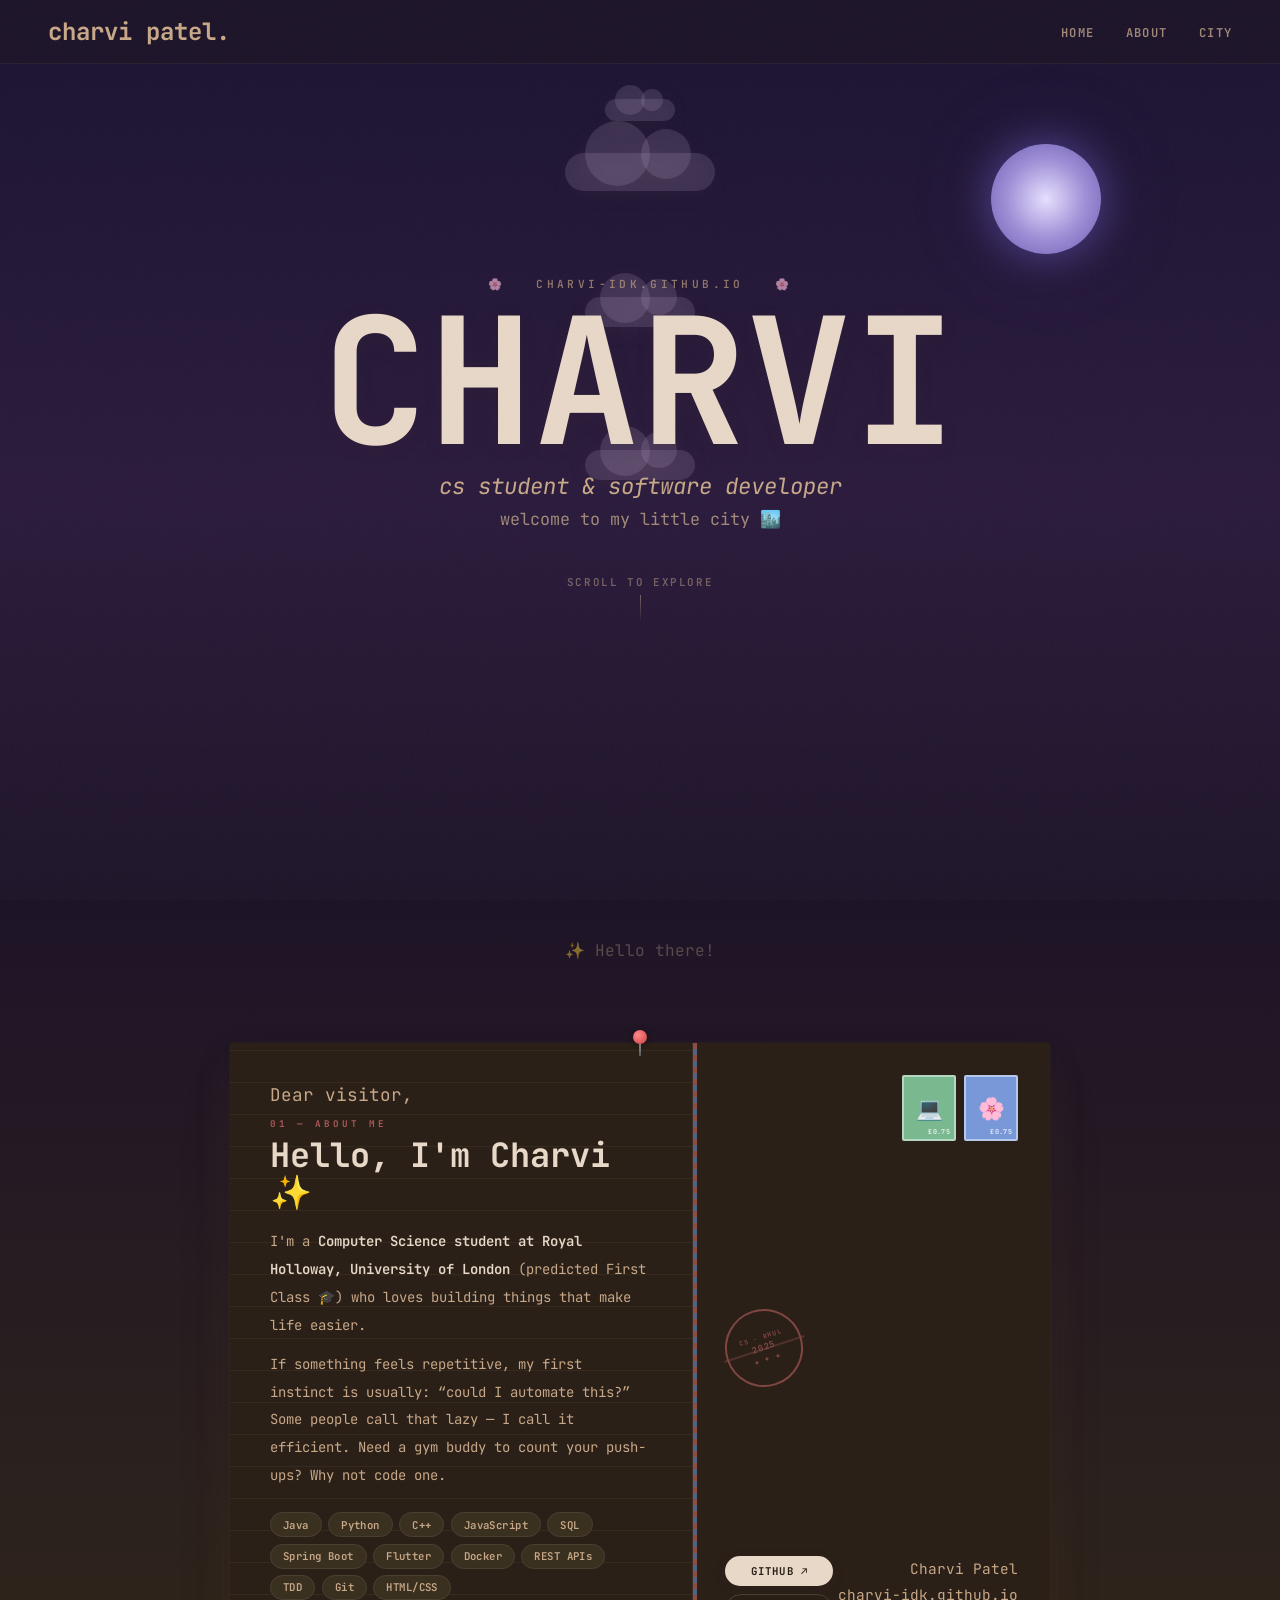
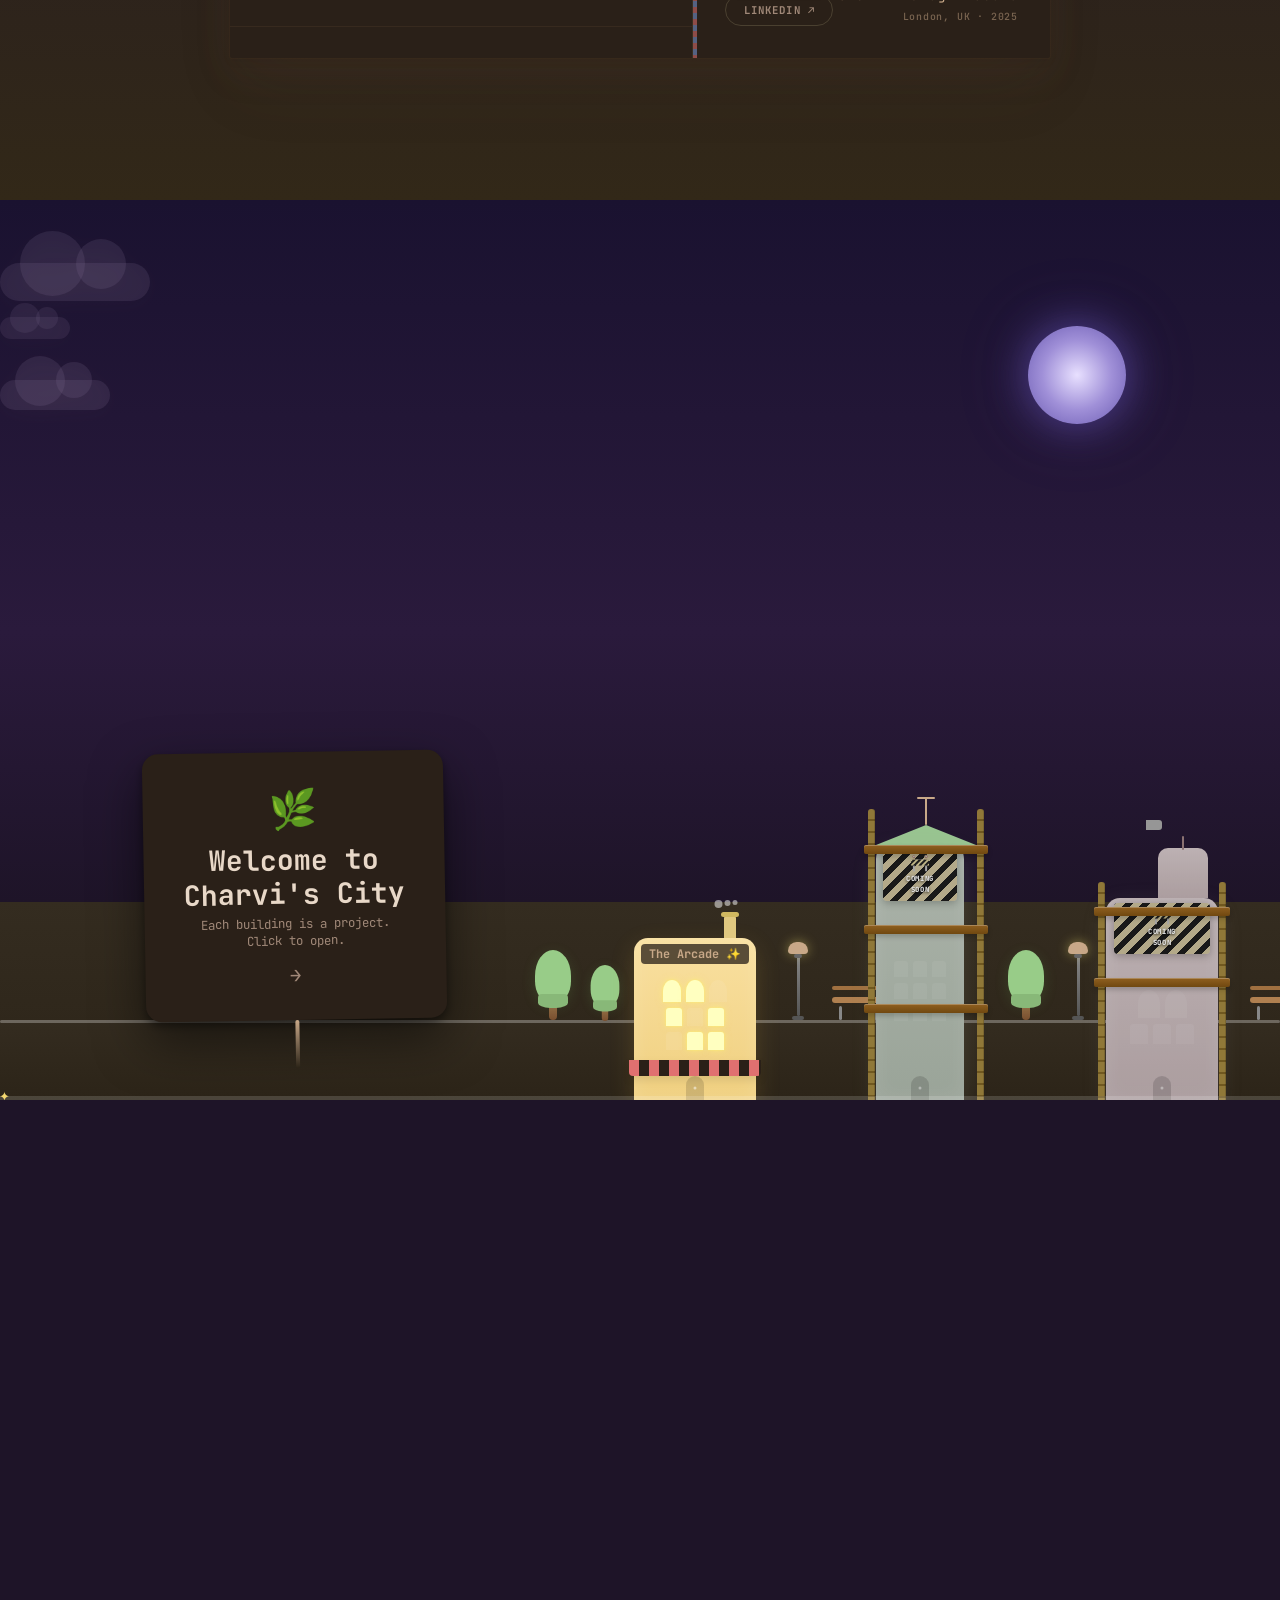
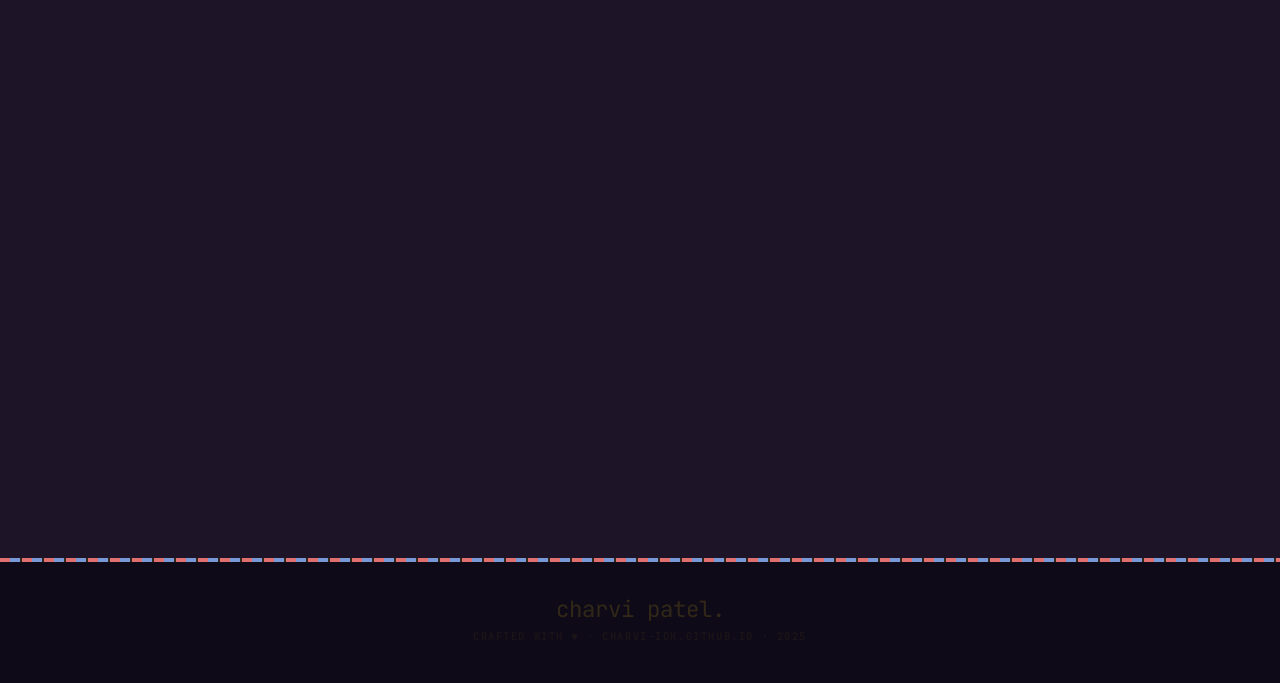
<file: index.html>
<!DOCTYPE html>
<html lang="en" data-theme="dark">
<head>
  <meta charset="UTF-8" />
  <meta name="viewport" content="width=device-width, initial-scale=1.0" />
  <title>Charvi Patel — My Little City</title>
  <link rel="preconnect" href="https://fonts.googleapis.com">
  <link rel="preconnect" href="https://fonts.gstatic.com" crossorigin>
  <link href="https://fonts.googleapis.com/css2?family=JetBrains+Mono:ital,wght@0,100..800;1,100..800&display=swap" rel="stylesheet">
  <link rel="stylesheet" href="style.css" />
</head>
<body>

  <!-- NAV -->
  <nav>
    <span class="nav-name">charvi patel.</span>
    <ul>
      <li><a href="#hero">Home</a></li>
      <li><a href="#about">About</a></li>
      <li><a href="#skyline-outer">City</a></li>
    </ul>
  </nav>

  <!-- ═══════════════════════════════
       HERO
  ═══════════════════════════════ -->
  <section id="hero">
    <div class="stars-container" id="stars"></div>

    <!-- Clickable sun/moon — toggles dark/light mode -->
    <div class="hero-sun" id="hero-sun" title="Toggle light / dark">
      <span class="sun-icon" id="sun-icon"></span>
    </div>

    <div class="cloud cloud-lg" style="top:17%; animation:drift1 28s linear 0s infinite;"><div class="cloud-body"></div></div>
    <div class="cloud cloud-md" style="top:33%; animation:drift2 22s linear -7s infinite;"><div class="cloud-body"></div></div>
    <div class="cloud cloud-sm" style="top:11%; animation:drift3 18s linear -3s infinite;"><div class="cloud-body"></div></div>
    <div class="cloud cloud-md" style="top:50%; animation:drift1 32s linear -15s infinite;"><div class="cloud-body"></div></div>

    <div class="hero-content">
      <p class="hero-tag">🌸 &nbsp; charvi-idk.github.io &nbsp; 🌸</p>
      <h1 class="hero-name">CHARVI</h1>
      <p class="hero-sub">cs student &amp; software developer</p>
      <p class="hero-city-line">welcome to my little city 🏙️</p>
      <span class="hero-scroll">
        <span>scroll to explore</span>
        <span class="hero-scroll-arrow"></span>
      </span>
    </div>
  </section>

  <!-- ═══════════════════════════════
       ABOUT — Postcard
  ═══════════════════════════════ -->
  <section id="about">
    <div class="postcard-wrap reveal">
      <div class="postcard">

        <div class="pc-left">
          <span class="pc-dear">Dear visitor,</span>
          <span class="pc-label">01 — About Me</span>
          <h2 class="pc-title">Hello, I'm Charvi ✨</h2>
          <div class="pc-body">
            <p>I'm a <strong>Computer Science student at Royal Holloway, University of London</strong> (predicted First Class 🎓) who loves building things that make life easier.</p>
            <p>If something feels repetitive, my first instinct is usually: “could I automate this?” Some people call that lazy — I call it efficient. Need a gym buddy to count your push-ups? Why not code one.</p>
          </div>
          <div class="skill-row">
            <span class="skill-pill">Java</span>
            <span class="skill-pill">Python</span>
            <span class="skill-pill">C++</span>
            <span class="skill-pill">JavaScript</span>
            <span class="skill-pill">SQL</span>
            <span class="skill-pill">Spring Boot</span>
            <span class="skill-pill">Flutter</span>
            <span class="skill-pill">Docker</span>
            <span class="skill-pill">REST APIs</span>
            <span class="skill-pill">TDD</span>
            <span class="skill-pill">Git</span>
            <span class="skill-pill">HTML/CSS</span>
          </div>
        </div>

        <div class="pc-right">
          <div class="pc-stamps">
            <div class="pc-stamp"><div class="pc-stamp-inner s1" data-val="£0.75">💻</div></div>
            <div class="pc-stamp"><div class="pc-stamp-inner s2" data-val="£0.75">🌸</div></div>
          </div>
          <div>
            <div class="postmark">
              <span>CS · RHUL</span>
              <strong style="font-size:0.55rem">2025</strong>
              <span>✦ ✦ ✦</span>
            </div>
          </div>
          <div class="pc-bottom">
            <div class="pc-ctas">
              <a href="https://github.com/charvi-idk" class="pc-btn pc-btn-primary" target="_blank">GitHub ↗</a>
              <a href="https://www.linkedin.com/in/charvi-patel-779a53254/" class="pc-btn pc-btn-ghost" target="_blank">LinkedIn ↗</a>
            </div>
            <div class="pc-address">
              <span class="pc-address-line">Charvi Patel</span>
              <span class="pc-address-line">charvi-idk.github.io</span>
              <span class="pc-address-line small">London, UK · 2025</span>
            </div>
          </div>
        </div>

      </div><!-- /postcard -->
    </div><!-- /postcard-wrap -->
  </section>

  <!-- ═══════════════════════════════
       CITY — Horizontal scroll skyline
  ═══════════════════════════════ -->
  <div id="skyline-outer">
    <div id="skyline-sticky">

      <!-- Clickable sun/moon in city section -->
      <div class="sky-sun" id="sky-sun" title="Toggle light / dark"></div>

      <div class="cloud cloud-lg" style="top:7%;  animation:drift1 38s linear -12s infinite; opacity:.65;"><div class="cloud-body"></div></div>
      <div class="cloud cloud-md" style="top:20%; animation:drift2 27s linear -6s  infinite; opacity:.65;"><div class="cloud-body"></div></div>
      <div class="cloud cloud-sm" style="top:13%; animation:drift3 20s linear -14s infinite; opacity:.55;"><div class="cloud-body"></div></div>

      <div class="ground-strip"></div>
      <div id="sky-progress-bar"><div id="sky-progress"></div></div>

      <div id="skyline-track">

        <!-- INTRO SIGN -->
        <div class="intro-panel">
          <div class="welcome-sign">
            <div class="welcome-plane">🌿</div>
            <h2>Welcome to<br/>Charvi's City</h2>
            <p>Each building is a project.<br/>Click to open.</p>
            <span class="welcome-arrow">→</span>
          </div>
        </div>

        <div class="city-gap" style="width:110px; justify-content:center; gap:1rem;">
          <div class="tree"><div class="tree-leaves"></div><div class="tree-trunk"></div></div>
          <div class="tree" style="transform:scale(0.8) translateY(10px)"><div class="tree-leaves"></div><div class="tree-trunk"></div></div>
        </div>

        <!-- BUILDING 1 — The Arcade (Algorithm Visualiser) -->
        <div class="building" id="b1">
          <div class="smoke" style="top:-38px; left:calc(100% - 30px);">
            <div class="smoke-puff"></div><div class="smoke-puff"></div><div class="smoke-puff"></div>
          </div>
          <div class="b-body b1-body">
            <div class="b1-chimney"></div>
            <div class="b-sign">The Arcade ✨</div>
            <div class="b-windows">
              <div class="b-win-row">
                <div class="win lit arch" style="width:18px;height:22px;"></div>
                <div class="win lit arch" style="width:18px;height:22px;"></div>
                <div class="win arch"     style="width:18px;height:22px;"></div>
              </div>
              <div class="b-win-row">
                <div class="win lit" style="width:16px;height:18px;"></div>
                <div class="win"     style="width:16px;height:18px;"></div>
                <div class="win lit" style="width:16px;height:18px;"></div>
              </div>
              <div class="b-win-row">
                <div class="win"     style="width:16px;height:18px;"></div>
                <div class="win lit" style="width:16px;height:18px;"></div>
                <div class="win lit" style="width:16px;height:18px;"></div>
              </div>
            </div>
            <div class="b1-awning"></div>
            <div class="b-door"></div>
          </div>
          <div class="b-popup">
            <div class="popup-card">
              <div class="popup-top" style="background:linear-gradient(135deg,var(--b-butter),#f0d080);">
                <span class="popup-proj-no">Interactive · Sorting &amp; Search</span>🎮
              </div>
              <div class="popup-body">
                <div class="popup-title">Algorithm Visualiser</div>
                <div class="popup-desc">Watch sorting &amp; search algorithms come to life. Bubble, merge, quick sort — plus linear &amp; binary search. Adjust speed and array size.</div>
                <div class="popup-tags">
                  <span class="popup-tag">JavaScript</span>
                  <span class="popup-tag">Sorting</span>
                  <span class="popup-tag">Search</span>
                </div>
                <a class="popup-link" href="building-1.html" target="_blank">Open The Arcade →</a>
              </div>
              <div class="popup-caret"></div>
            </div>
          </div>
        </div>

        <div class="city-gap" style="width:120px; align-items:flex-end; justify-content:space-around;">
          <div class="lamp"><div class="lamp-head"></div><div class="lamp-post"></div><div class="lamp-base"></div></div>
          <div class="bench"><div class="bench-back"></div><div class="bench-top"></div><div class="bench-legs"><div class="bench-leg"></div><div class="bench-leg"></div></div></div>
        </div>

        <!-- BUILDING 2 — Under Construction -->
        <div class="building uc-building" id="b2">
          <div class="uc-scaffold">
            <div class="uc-pole uc-pole-l"></div>
            <div class="uc-pole uc-pole-r"></div>
            <div class="uc-plank" style="top:10%"></div>
            <div class="uc-plank" style="top:38%"></div>
            <div class="uc-plank" style="top:66%"></div>
          </div>
          <div class="b2-roof"><div class="b2-antenna"></div></div>
          <div class="b-body b2-body">
            <div class="uc-sign-face">
              <div class="uc-stripe-bar">🚧</div>
              <span class="uc-coming">coming<br/>soon</span>
            </div>
            <div class="b-windows">
              <div class="b-win-row"><div class="win" style="width:14px;height:16px;"></div><div class="win" style="width:14px;height:16px;"></div><div class="win" style="width:14px;height:16px;"></div></div>
              <div class="b-win-row"><div class="win" style="width:14px;height:16px;"></div><div class="win" style="width:14px;height:16px;"></div><div class="win" style="width:14px;height:16px;"></div></div>
              <div class="b-win-row"><div class="win" style="width:14px;height:16px;"></div><div class="win" style="width:14px;height:16px;"></div><div class="win" style="width:14px;height:16px;"></div></div>
            </div>
            <div class="b-door"></div>
          </div>
          <div class="b-popup">
            <div class="popup-card">
              <div class="popup-top" style="background:linear-gradient(135deg,#c8c0a0,#b0a878);">
                <span class="popup-proj-no">Project 002</span>🚧
              </div>
              <div class="popup-body">
                <div class="popup-title">Under Construction</div>
                <div class="popup-desc">Something is being built here. Check back soon!</div>
                <div class="popup-tags"><span class="popup-tag">Coming Soon</span></div>
              </div>
              <div class="popup-caret"></div>
            </div>
          </div>
        </div>

        <div class="city-gap" style="width:130px; justify-content:space-around;">
          <div class="tree"><div class="tree-leaves"></div><div class="tree-trunk"></div></div>
          <div class="lamp"><div class="lamp-head"></div><div class="lamp-post"></div><div class="lamp-base"></div></div>
        </div>

        <!-- BUILDING 3 — Under Construction -->
        <div class="building uc-building" id="b3">
          <div class="uc-scaffold">
            <div class="uc-pole uc-pole-l"></div>
            <div class="uc-pole uc-pole-r"></div>
            <div class="uc-plank" style="top:8%"></div>
            <div class="uc-plank" style="top:42%"></div>
          </div>
          <div class="b-body b3-body">
            <div class="b3-tower"><div class="b3-flag" style="background:#aaa;animation:none;"></div></div>
            <div class="uc-sign-face">
              <div class="uc-stripe-bar">🚧</div>
              <span class="uc-coming">coming<br/>soon</span>
            </div>
            <div class="b-windows">
              <div class="b-win-row">
                <div class="win arch" style="width:22px;height:28px;"></div>
                <div class="win arch" style="width:22px;height:28px;"></div>
              </div>
              <div class="b-win-row">
                <div class="win" style="width:18px;height:20px;"></div>
                <div class="win" style="width:18px;height:20px;"></div>
                <div class="win" style="width:18px;height:20px;"></div>
              </div>
            </div>
            <div class="b-door"></div>
          </div>
          <div class="b-popup">
            <div class="popup-card">
              <div class="popup-top" style="background:linear-gradient(135deg,#c8c0a0,#b0a878);">
                <span class="popup-proj-no">Project 003</span>🚧
              </div>
              <div class="popup-body">
                <div class="popup-title">Under Construction</div>
                <div class="popup-desc">Something is being built here. Check back soon!</div>
                <div class="popup-tags"><span class="popup-tag">Coming Soon</span></div>
              </div>
              <div class="popup-caret"></div>
            </div>
          </div>
        </div>

        <div class="city-gap" style="width:120px; align-items:flex-end; justify-content:space-around;">
          <div class="bench"><div class="bench-back"></div><div class="bench-top"></div><div class="bench-legs"><div class="bench-leg"></div><div class="bench-leg"></div></div></div>
          <div class="tree" style="transform:scale(0.85)"><div class="tree-leaves"></div><div class="tree-trunk"></div></div>
        </div>

        <!-- BUILDING 4 — Under Construction -->
        <div class="building uc-building" id="b4">
          <div class="uc-scaffold">
            <div class="uc-pole uc-pole-l"></div>
            <div class="uc-pole uc-pole-r"></div>
            <div class="uc-plank" style="top:12%"></div>
            <div class="uc-plank" style="top:44%"></div>
            <div class="uc-plank" style="top:72%"></div>
          </div>
          <div class="b4-pediment"></div>
          <div class="b4-columns">
            <div class="b4-col"></div><div class="b4-col"></div>
            <div class="b4-col"></div><div class="b4-col"></div>
          </div>
          <div class="b-body b4-body">
            <div class="uc-sign-face">
              <div class="uc-stripe-bar">🚧</div>
              <span class="uc-coming">coming<br/>soon</span>
            </div>
            <div class="b-windows">
              <div class="b-win-row">
                <div class="win arch" style="width:22px;height:30px;"></div>
                <div class="win arch" style="width:22px;height:30px;"></div>
                <div class="win arch" style="width:22px;height:30px;"></div>
                <div class="win arch" style="width:22px;height:30px;"></div>
              </div>
              <div class="b-win-row">
                <div class="win" style="width:20px;height:18px;"></div>
                <div class="win" style="width:20px;height:18px;"></div>
                <div class="win" style="width:20px;height:18px;"></div>
                <div class="win" style="width:20px;height:18px;"></div>
              </div>
            </div>
            <div class="b-door" style="width:26px;height:30px;"></div>
          </div>
          <div class="b-popup">
            <div class="popup-card">
              <div class="popup-top" style="background:linear-gradient(135deg,#c8c0a0,#b0a878);">
                <span class="popup-proj-no">Project 004</span>🚧
              </div>
              <div class="popup-body">
                <div class="popup-title">Under Construction</div>
                <div class="popup-desc">Something is being built here. Check back soon!</div>
                <div class="popup-tags"><span class="popup-tag">Coming Soon</span></div>
              </div>
              <div class="popup-caret"></div>
            </div>
          </div>
        </div>

        <div class="city-gap" style="width:170px; justify-content:space-around; align-items:flex-end;">
          <div class="lamp"><div class="lamp-head"></div><div class="lamp-post"></div><div class="lamp-base"></div></div>
          <div class="tree"><div class="tree-leaves"></div><div class="tree-trunk"></div></div>
          <div class="tree" style="transform:scale(0.72) translateY(8px)"><div class="tree-leaves"></div><div class="tree-trunk"></div></div>
        </div>

        <!-- CV — Grand Library -->
        <div class="cv-section" id="cv-building">
          <div class="cv-building">
            <div class="cv-star">⭐</div>
            <div class="cv-spire"></div>
            <div class="cv-bell-tower"></div>
            <div class="cv-tower"><div class="cv-clock">📜</div></div>
            <div class="cv-body">
              <div class="cv-nameplate">
                <span>Grand Archive</span>
                <small>Est. 2024</small>
              </div>
              <div class="b-windows" style="padding:0.3rem 0.8rem;">
                <div class="b-win-row">
                  <div class="win lit arch" style="width:20px;height:28px;"></div>
                  <div class="win arch"     style="width:20px;height:28px;"></div>
                  <div class="win lit arch" style="width:20px;height:28px;"></div>
                  <div class="win lit arch" style="width:20px;height:28px;"></div>
                  <div class="win arch"     style="width:20px;height:28px;"></div>
                </div>
                <div class="b-win-row">
                  <div class="win lit" style="width:18px;height:20px;"></div>
                  <div class="win lit" style="width:18px;height:20px;"></div>
                  <div class="win"     style="width:18px;height:20px;"></div>
                  <div class="win lit" style="width:18px;height:20px;"></div>
                  <div class="win lit" style="width:18px;height:20px;"></div>
                </div>
                <div class="b-win-row">
                  <div class="win"     style="width:18px;height:20px;"></div>
                  <div class="win lit" style="width:18px;height:20px;"></div>
                  <div class="win lit" style="width:18px;height:20px;"></div>
                  <div class="win"     style="width:18px;height:20px;"></div>
                  <div class="win lit" style="width:18px;height:20px;"></div>
                </div>
              </div>
            </div>
            <div class="cv-steps">
              <div class="cv-step"></div>
              <div class="cv-step"></div>
              <div class="cv-step"></div>
            </div>
            <div class="cv-arch"></div>
          </div>
          <div class="cv-popup">
            <div class="cv-popup-card">
              <div class="cv-popup-title">Curriculum Vitae ✨</div>
              <div class="cv-popup-sub">My experience, education &amp; everything in between.</div>
              <a class="cv-popup-dl" href="CV.pdf" download>↓ Download my CV (PDF)</a>
              <div class="popup-caret" style="border-top-color:var(--paper);"></div>
            </div>
          </div>
        </div>

        <!-- OUTRO -->
        <div class="outro-panel">
          <div class="outro-card">
            <h3>That's the tour! 🎉</h3>
            <p>Thanks for visiting my city.<br/>Let's build something together.</p>
            <div class="outro-links">
              <a class="outro-link outro-link-primary" href="/cdn-cgi/l/email-protection#1f7c777e6d6976316f7e6b7a732d2d295f78727e7673317c7072">✉️ Say hello</a>
              <a class="outro-link outro-link-ghost" href="https://github.com/charvi-idk" target="_blank">🐱 GitHub</a>
              <a class="outro-link outro-link-ghost" href="https://www.linkedin.com/in/charvi-patel-779a53254/" target="_blank">💼 LinkedIn</a>
            </div>
          </div>
        </div>

      </div><!-- /skyline-track -->
    </div><!-- /skyline-sticky -->
  </div><!-- /skyline-outer -->

  <footer>
    <p class="footer-name">charvi patel.</p>
    <p class="footer-sub">crafted with ♥ · charvi-idk.github.io · 2025</p>
  </footer>

  <script src="script.js"></script>
</body>
</html>
</file>
<file: style.css>
/* ════════════════════════════════════════
   1. VARIABLES — Light & Dark
════════════════════════════════════════ */
:root {
  --sky-top:      #cdb8e8;
  --sky-mid:      #f0c4c8;
  --sky-horizon:  #fce8b8;
  --ground:       #c8b888;
  --ground-top:   #d8c898;
  --b-butter:     #f9e0a0;
  --b-sage:       #aed4a8;
  --b-blush:      #f4c0c8;
  --b-lavender:   #c8b8e4;
  --b-gold:       #f4d870;
  --b-gold-dark:  #e8c840;
  --ink:          #3a2828;
  --ink-soft:     #6a4a42;
  --ink-mid:      #8a6a60;
  --paper:        #fdf4e8;
  --paper-warm:   #f8e8cc;
  --paper-aged:   #f0ddb8;
  --paper-line:   rgba(100,70,40,0.12);
  --red-stamp:    #c85050;
  --blue-stamp:   #5878b8;
  --green-stamp:  #5a9070;
  --win-lit:      #fff8b0;
  --win-unlit:    rgba(255,255,255,0.22);
  --win-glow:     rgba(255,240,100,0.55);
  --nav-bg:       rgba(253,244,232,0.72);
}

/* ── DARK MODE ── */
[data-theme="dark"] {
  --sky-top:      #1a1230;
  --sky-mid:      #2a1a3c;
  --sky-horizon:  #1e1428;
  --ground:       #2c2418;
  --ground-top:   #342c20;
  --ink:          #e8d8c8;
  --ink-soft:     #c8a888;
  --ink-mid:      #a08878;
  --paper:        #2a2018;
  --paper-warm:   #322818;
  --paper-aged:   #3a3020;
  --paper-line:   rgba(200,160,100,0.1);
  --red-stamp:    #e07070;
  --blue-stamp:   #7898d8;
  --green-stamp:  #7ab890;
  --win-lit:      #ffffc0;
  --win-unlit:    rgba(255,255,255,0.08);
  --win-glow:     rgba(255,240,120,0.7);
  --nav-bg:       rgba(30,20,40,0.82);
}

[data-theme="dark"] #hero {
  background: linear-gradient(to bottom, var(--sky-top) 0%, var(--sky-mid) 55%, var(--sky-horizon) 100%);
}
[data-theme="dark"] #about {
  background: linear-gradient(to bottom, var(--sky-horizon) 0%, var(--paper-warm) 100%);
}
[data-theme="dark"] #skyline-sticky {
  background: linear-gradient(to bottom,
    var(--sky-top) 0%, var(--sky-mid) 48%,
    var(--sky-horizon) 78%, var(--ground-top) 78%, var(--ground) 100%
  );
}
[data-theme="dark"] .cloud-body,
[data-theme="dark"] .cloud-body::before,
[data-theme="dark"] .cloud-body::after {
  background: rgba(180,160,200,0.18);
}
[data-theme="dark"] footer { background: #0e0a18; }
[data-theme="dark"] .b-sign { background: rgba(50,40,30,0.8); }
[data-theme="dark"] .popup-card,
[data-theme="dark"] .cv-popup-card,
[data-theme="dark"] .welcome-sign,
[data-theme="dark"] .outro-card {
  background: #2a2018;
  box-shadow: 0 4px 8px rgba(0,0,0,0.4), 0 20px 50px rgba(0,0,0,0.5);
}
[data-theme="dark"] .skill-pill { background: #3a3020; border-color: #4a4030; }
[data-theme="dark"] .pc-btn-ghost { border-color: #4a4030; }
[data-theme="dark"] nav { background: var(--nav-bg); border-bottom-color: rgba(200,160,100,0.08); }
[data-theme="dark"] .postcard { background: var(--paper); }
[data-theme="dark"] .pc-left { --paper-line: rgba(200,160,100,0.08); }
/* Stars glow in dark mode */
[data-theme="dark"] .star {
  background: #fffce8;
  filter: drop-shadow(0 0 3px rgba(255,255,200,0.9));
}
/* Sun becomes moon in dark mode */
[data-theme="dark"] .hero-sun {
  background: radial-gradient(circle, #e8e0ff 0%, #a090d8 50%, #6858b0 100%);
  box-shadow: 0 0 40px rgba(120,100,220,0.5), 0 0 90px rgba(120,100,220,0.2);
  animation: moonPulse 4s ease-in-out infinite;
}
[data-theme="dark"] .sky-sun {
  background: radial-gradient(circle, #e8e0ff 0%, #a090d8 50%, #6858b0 100%);
  box-shadow: 0 0 40px rgba(120,100,220,0.5), 0 0 80px rgba(120,100,220,0.2);
}

/* ════════════════════════════════════════
   2. RESET & BASE
════════════════════════════════════════ */
*, *::before, *::after { box-sizing: border-box; margin: 0; padding: 0; }
html { scroll-behavior: smooth; }
body {
  font-family: 'JetBrains Mono', monospace;
  font-weight: 400;
  color: var(--ink);
  overflow-x: hidden;
  background: var(--sky-horizon);
  transition: background 0.4s ease, color 0.4s ease;
}
a { text-decoration: none; color: inherit; }

/* ════════════════════════════════════════
   3. GRAIN OVERLAY
════════════════════════════════════════ */
body::before {
  content: '';
  position: fixed; inset: 0; z-index: 9999; pointer-events: none; opacity: 0.04;
  background-image: url("data:image/svg+xml,%3Csvg xmlns='http://www.w3.org/2000/svg' width='300' height='300'%3E%3Cfilter id='g'%3E%3CfeTurbulence type='fractalNoise' baseFrequency='0.75' numOctaves='4' stitchTiles='stitch'/%3E%3C/filter%3E%3Crect width='300' height='300' filter='url(%23g)'/%3E%3C/svg%3E");
}

/* ════════════════════════════════════════
   4. HIDE OLD TOGGLE BUTTON + BIRDS
════════════════════════════════════════ */
#theme-toggle, #hero-bird, #scroll-bird { display: none !important; }

/* ════════════════════════════════════════
   5. NAVIGATION
════════════════════════════════════════ */
nav {
  position: fixed; top: 0; left: 0; right: 0; z-index: 800;
  display: flex; align-items: center; justify-content: space-between;
  padding: 1rem 3rem;
  background: var(--nav-bg);
  backdrop-filter: blur(16px);
  border-bottom: 1px solid rgba(180,140,100,0.12);
  transition: background 0.4s;
}
.nav-name { font-family: 'JetBrains Mono', monospace; font-size: 1.5rem; font-weight: 700; color: var(--ink-soft); }
nav ul { list-style: none; display: flex; gap: 2rem; }
nav a {
  font-size: 0.76rem; font-weight: 600; letter-spacing: 0.1em;
  text-transform: uppercase; color: var(--ink-mid);
  transition: color 0.2s; position: relative;
}
nav a::after {
  content: ''; position: absolute; bottom: -3px; left: 0; right: 0;
  height: 1.5px; background: var(--red-stamp); border-radius: 2px;
  transform: scaleX(0); transition: transform 0.2s;
}
nav a:hover { color: var(--ink); }
nav a:hover::after { transform: scaleX(1); }

/* ════════════════════════════════════════
   6. HERO
════════════════════════════════════════ */
#hero {
  position: relative; height: 100vh; min-height: 600px;
  display: flex; align-items: center; justify-content: center;
  overflow: hidden;
  background: linear-gradient(to bottom, var(--sky-top) 0%, var(--sky-mid) 55%, var(--sky-horizon) 100%);
  transition: background 0.6s;
}

/* Sun / Moon — clickable, no button */
.hero-sun {
  position: absolute;
  width: 110px; height: 110px; border-radius: 50%;
  background: radial-gradient(circle, #fff8d0 0%, #fce878 45%, #f8d048 100%);
  box-shadow: 0 0 40px rgba(248,208,72,0.5), 0 0 90px rgba(248,208,72,0.2);
  right: 14%; top: 16%;
  animation: sunPulse 4s ease-in-out infinite;
  cursor: pointer;
  transition: background 0.6s, box-shadow 0.6s;
  display: flex; align-items: center; justify-content: center;
  font-size: 2rem; user-select: none;
  z-index: 10;
}
.sun-icon { pointer-events: none; line-height: 1; }

@keyframes sunPulse {
  0%,100% { box-shadow: 0 0 40px rgba(248,208,72,0.5), 0 0 80px rgba(248,208,72,0.2); }
  50%      { box-shadow: 0 0 60px rgba(248,208,72,0.65), 0 0 120px rgba(248,208,72,0.3); }
}
@keyframes moonPulse {
  0%,100% { box-shadow: 0 0 40px rgba(120,100,220,0.5), 0 0 80px rgba(120,100,220,0.2); }
  50%      { box-shadow: 0 0 60px rgba(140,120,240,0.7), 0 0 120px rgba(120,100,220,0.3); }
}

/* Stars */
.stars-container { position: absolute; inset: 0; pointer-events: none; }
.star {
  position: absolute; background: white; border-radius: 50%;
  animation: twinkle ease-in-out infinite; opacity: 0;
}
@keyframes twinkle {
  0%   { opacity: 0;    transform: scale(0.5); }
  20%  { opacity: 1;    transform: scale(1.4); }
  40%  { opacity: 0.1;  transform: scale(0.8); }
  60%  { opacity: 0.9;  transform: scale(1.3); }
  80%  { opacity: 0.05; transform: scale(0.6); }
  100% { opacity: 0;    transform: scale(0.5); }
}

.hero-content {
  position: relative; z-index: 10; text-align: center;
  animation: heroFade 1.2s 0.9s ease both;
}
@keyframes heroFade {
  from { opacity: 0; transform: translateY(22px); }
  to   { opacity: 1; transform: translateY(0); }
}
.hero-tag {
  font-size: 0.7rem; font-weight: 600; letter-spacing: 0.3em;
  text-transform: uppercase; color: var(--ink-soft); opacity: 0.65; margin-bottom: 0.8rem;
}
.hero-name {
  font-family: 'JetBrains Mono', monospace;
  font-size: clamp(5.5rem, 15vw, 11rem);
  font-weight: 700; color: var(--ink); line-height: 0.88; margin-bottom: 0.8rem;
  text-shadow: 0 4px 20px rgba(100,60,40,0.08);
}
.hero-sub {
  font-family: 'JetBrains Mono', monospace; font-style: italic;
  font-size: clamp(1rem, 2.5vw, 1.4rem);
  color: var(--ink-soft); margin-bottom: 0.4rem;
}
.hero-city-line { font-size: 1.05rem; color: var(--ink-mid); margin-bottom: 2.5rem; }
.hero-scroll {
  display: inline-flex; flex-direction: column; align-items: center; gap: 0.4rem;
  font-size: 0.68rem; font-weight: 600; letter-spacing: 0.15em; text-transform: uppercase;
  color: var(--ink-mid); opacity: 0.65;
  animation: bounce 2.2s ease-in-out infinite;
}
.hero-scroll-arrow { width: 1px; height: 28px; background: linear-gradient(to bottom, var(--ink-mid), transparent); }
@keyframes bounce {
  0%,100% { transform: translateY(0); }
  50%      { transform: translateY(7px); }
}

/* ════════════════════════════════════════
   7. CLOUDS
════════════════════════════════════════ */
.cloud { position: absolute; pointer-events: none; }
.cloud-body {
  position: relative; background: rgba(255,255,255,0.8); border-radius: 50px;
  filter: drop-shadow(0 4px 10px rgba(200,160,140,0.18));
}
.cloud-body::before, .cloud-body::after { content: ''; position: absolute; background: rgba(255,255,255,0.8); border-radius: 50%; }
.cloud-sm .cloud-body { width: 70px; height: 22px; }
.cloud-sm .cloud-body::before { width: 30px; height: 30px; top: -14px; left: 10px; }
.cloud-sm .cloud-body::after  { width: 22px; height: 22px; top: -10px; left: 36px; }
.cloud-md .cloud-body { width: 110px; height: 30px; }
.cloud-md .cloud-body::before { width: 50px; height: 50px; top: -24px; left: 15px; }
.cloud-md .cloud-body::after  { width: 36px; height: 36px; top: -18px; left: 56px; }
.cloud-lg .cloud-body { width: 150px; height: 38px; }
.cloud-lg .cloud-body::before { width: 65px; height: 65px; top: -32px; left: 20px; }
.cloud-lg .cloud-body::after  { width: 50px; height: 50px; top: -24px; left: 76px; }
@keyframes drift1 { from { transform: translateX(120vw); } to { transform: translateX(-300px); } }
@keyframes drift2 { from { transform: translateX(110vw); } to { transform: translateX(-300px); } }
@keyframes drift3 { from { transform: translateX(100vw); } to { transform: translateX(-300px); } }

/* ════════════════════════════════════════
   8. ABOUT — POSTCARD
════════════════════════════════════════ */
#about {
  min-height: 100vh; display: flex; align-items: center; justify-content: center;
  padding: 6rem 2rem;
  background: linear-gradient(to bottom, var(--sky-horizon) 0%, var(--paper-warm) 100%);
  position: relative; transition: background 0.6s;
}
#about::before {
  content: '✨  Hello there!';
  position: absolute; top: 2.5rem; left: 50%; transform: translateX(-50%);
  font-size: 1rem; color: var(--ink-mid); opacity: 0.45;
}
.postcard-wrap { max-width: 820px; width: 100%; transform: rotate(-0.7deg); position: relative; }
/* Red pin */
.postcard-wrap::before {
  content: ''; position: absolute; top: -13px; left: calc(50% - 7px);
  width: 14px; height: 14px; border-radius: 50%;
  background: radial-gradient(circle at 35% 35%, #ff8888, #c84040);
  box-shadow: 0 2px 6px rgba(0,0,0,0.3); z-index: 5;
}
.postcard-wrap::after {
  content: ''; position: absolute; top: 1px; left: calc(50% - 1px);
  width: 2px; height: 12px; background: linear-gradient(to bottom, #999, #555); z-index: 4;
}

/* POSTCARD — flat sharp rectangle, no rounding, no clipping */
.postcard {
  background: var(--paper);
  border-radius: 2px;
  overflow: visible;

  display: grid;
  grid-template-columns: 1.3fr 1fr;

  aspect-ratio:4 / 3;   /* landscape shape */

  box-shadow:
    0 0 0 1px rgba(100,70,40,0.1),
    0 4px 8px rgba(0,0,0,0.05),
    0 14px 36px rgba(100,70,50,0.13),
    0 36px 70px rgba(100,70,50,0.05);

  transition: background 0.4s;

  .pc-left,
.pc-right {
  overflow: hidden;
}
}

.pc-left {
  padding: 2.5rem;
  border-right: 1.5px solid var(--paper-aged);
  background-image: repeating-linear-gradient(transparent, transparent 31px, var(--paper-line) 31px, var(--paper-line) 32px);
  background-size: 100% 32px; background-position: 0 2.5rem;
}
.pc-dear  { font-size: 1.1rem; color: var(--ink-soft); margin-bottom: 0.8rem; display: block; }
.pc-label { font-size: 0.58rem; font-weight: 700; letter-spacing: 0.32em; text-transform: uppercase; color: var(--red-stamp); opacity: 0.7; margin-bottom: 0.4rem; display: block; }
.pc-title { font-size: 2.1rem; font-weight: 700; color: var(--ink); margin-bottom: 1.1rem; line-height: 1.1; }
.pc-body  { font-size: 0.87rem; line-height: 2; color: var(--ink-soft); }
.pc-body p + p { margin-top: 0.7rem; }
.pc-body strong { color: var(--ink); font-weight: 600; }
.skill-row { display: flex; flex-wrap: wrap; gap: 0.4rem; margin-top: 1.4rem; }
.skill-pill {
  font-size: 0.67rem; font-weight: 600; letter-spacing: 0.04em;
  padding: 0.28rem 0.75rem; border-radius: 20px;
  background: var(--paper-warm); border: 1px solid var(--paper-aged);
  color: var(--ink-soft); transition: transform 0.2s;
}
.skill-pill:hover { transform: translateY(-2px); }

.pc-right {
  padding: 2rem; display: flex; flex-direction: column;
  justify-content: space-between; position: relative;
}
/* Airmail stripe */
.pc-right::after {
  content: ''; position: absolute; left: 0; top: 0; bottom: 0; width: 4px;
  background: repeating-linear-gradient(to bottom, var(--red-stamp) 0 6px, var(--blue-stamp) 6px 12px);
  opacity: 0.55;
}
.pc-stamps { display: flex; justify-content: flex-end; gap: 0.5rem; }
.pc-stamp  { position: relative; width: 54px; height: 66px; }
.pc-stamp-inner {
  width: 100%; height: 100%;
  display: flex; flex-direction: column; align-items: center; justify-content: center;
  font-size: 1.35rem; border: 2px solid rgba(255,255,255,0.45);
  border-radius: 2px; overflow: hidden; position: relative;
}
.pc-stamp-inner::after {
  content: attr(data-val); position: absolute; bottom: 3px; right: 4px;
  font-size: 0.42rem; font-weight: 700;
  letter-spacing: 0.05em; color: rgba(255,255,255,0.8);
}
.pc-stamp-inner.s1 { background: var(--green-stamp); }
.pc-stamp-inner.s2 { background: var(--blue-stamp); }
/* Perforated stamp edges */
.pc-stamp::before {
  content: ''; position: absolute; inset: -5px; z-index: 2;
  background-image:
    radial-gradient(circle at 0 50%,    var(--paper) 4px, transparent 4px),
    radial-gradient(circle at 100% 50%, var(--paper) 4px, transparent 4px),
    radial-gradient(circle at 50% 0,    var(--paper) 4px, transparent 4px),
    radial-gradient(circle at 50% 100%, var(--paper) 4px, transparent 4px),
    radial-gradient(circle at 25% 0,    var(--paper) 3px, transparent 3px),
    radial-gradient(circle at 75% 0,    var(--paper) 3px, transparent 3px),
    radial-gradient(circle at 25% 100%, var(--paper) 3px, transparent 3px),
    radial-gradient(circle at 75% 100%, var(--paper) 3px, transparent 3px),
    radial-gradient(circle at 0 25%,    var(--paper) 3px, transparent 3px),
    radial-gradient(circle at 0 75%,    var(--paper) 3px, transparent 3px),
    radial-gradient(circle at 100% 25%, var(--paper) 3px, transparent 3px),
    radial-gradient(circle at 100% 75%, var(--paper) 3px, transparent 3px);
  pointer-events: none;
}
.postmark {
  width: 78px; height: 78px; border-radius: 50%;
  border: 2.5px solid var(--red-stamp); color: var(--red-stamp);
  display: flex; flex-direction: column; align-items: center; justify-content: center;
  font-size: 0.4rem; font-weight: 700;
  letter-spacing: 0.15em; text-transform: uppercase;
  opacity: 0.48; transform: rotate(-18deg);
  text-align: center; line-height: 1.5; position: relative; flex-shrink: 0;
}
.postmark::before {
  content: ''; position: absolute; left: -5px; right: -5px; top: 50%;
  height: 2px; background: var(--red-stamp); opacity: 0.45;
}
.pc-bottom { display: flex; align-items: flex-end; justify-content: space-between; }
.pc-ctas   { display: flex; flex-direction: column; gap: 0.5rem; }
.pc-btn {
  font-size: 0.67rem; font-weight: 700; letter-spacing: 0.1em; text-transform: uppercase;
  padding: 0.5rem 1.1rem; border-radius: 30px; transition: all 0.22s;
  display: inline-block; text-align: center;
}
.pc-btn-primary { background: var(--ink); color: var(--paper); box-shadow: 0 4px 12px rgba(60,40,40,0.2); }
.pc-btn-primary:hover { background: var(--ink-soft); transform: translateY(-2px); }
.pc-btn-ghost { border: 1.5px solid var(--paper-aged); color: var(--ink-mid); }
.pc-btn-ghost:hover { background: var(--paper-warm); transform: translateY(-2px); }
.pc-address { text-align: right; }
.pc-address-line { font-size: 0.9rem; color: var(--ink-soft); line-height: 1.8; display: block; }
.pc-address-line.small { font-size: 0.62rem; letter-spacing: 0.08em; font-weight: 500; opacity: 0.5; }

/* ════════════════════════════════════════
   9. SKYLINE WRAPPER & STICKY
════════════════════════════════════════ */
#skyline-outer { position: relative; }
#skyline-sticky {
  position: sticky; top: 0; height: 100vh; overflow: hidden;
  background: linear-gradient(to bottom,
    var(--sky-top) 0%, var(--sky-mid) 48%,
    var(--sky-horizon) 78%, var(--ground-top) 78%, var(--ground) 100%
  );
  transition: background 0.6s;
}

/* Sky sun / moon in city section */
.sky-sun {
  position: absolute; width: 98px; height: 98px; border-radius: 50%;
  background: radial-gradient(circle, #fff8d0 0%, #fce878 50%, #f8d048 100%);
  box-shadow: 0 0 40px rgba(248,208,72,0.5), 0 0 80px rgba(248,208,72,0.2);
  right: 12%; top: 14%;
  cursor: pointer;
  display: flex; align-items: center; justify-content: center;
  font-size: 1.6rem; user-select: none;
  animation: sunPulse 4s ease-in-out infinite;
  transition: background 0.6s, box-shadow 0.6s;
  z-index: 5;
}

/* Progress bar */
#sky-progress-bar { position: absolute; bottom: 0; left: 0; right: 0; height: 4px; background: rgba(255,255,255,0.15); z-index: 100; }
#sky-progress {
  height: 100%; background: linear-gradient(to right, var(--red-stamp), var(--b-gold));
  border-radius: 2px; width: 0%; position: relative;
}
#sky-progress::after { content: '✦'; position: absolute; right: -10px; top: -8px; font-size: 0.8rem; color: var(--b-gold); }

/* ════════════════════════════════════════
   10. SKYLINE TRACK
════════════════════════════════════════ */
#skyline-track {
  position: absolute; bottom: 0; left: 0;
  display: flex; align-items: flex-end; height: 100%;
  will-change: transform; padding: 0 4rem;
}
.ground-strip {
  position: absolute; bottom: 0; left: 0; right: 0;
  height: 80px; background: linear-gradient(to bottom, var(--ground-top), var(--ground));
  pointer-events: none; z-index: 0;
}
.ground-strip::after { content: ''; position: absolute; top: 0; left: 0; right: 0; height: 3px; background: rgba(255,255,255,0.28); border-radius: 2px; }

/* ════════════════════════════════════════
   11. INTRO & OUTRO PANELS
════════════════════════════════════════ */
.intro-panel { display: flex; align-items: center; justify-content: center; width: 460px; flex-shrink: 0; position: relative; z-index: 10; padding-bottom: 80px; }
.welcome-sign {
  background: var(--paper); border-radius: 16px; padding: 2rem 2.5rem;
  text-align: center; box-shadow: 0 4px 8px rgba(0,0,0,0.04), 0 18px 44px rgba(100,70,50,0.1);
  transform: rotate(-1deg); position: relative; transition: background 0.4s;
}
.welcome-sign::after {
  content: ''; position: absolute; bottom: -48px; left: 50%; transform: translateX(-50%);
  width: 4px; height: 48px; background: linear-gradient(to bottom, var(--ink-soft), var(--ground)); border-radius: 2px;
}
.welcome-plane { font-size: 2.4rem; margin-bottom: 0.5rem; }
.welcome-sign h2 { font-size: 1.75rem; font-weight: 700; color: var(--ink); margin-bottom: 0.3rem; line-height: 1.2; }
.welcome-sign p  { font-size: 0.78rem; color: var(--ink-mid); }
.welcome-arrow   { margin-top: 0.8rem; font-size: 1.2rem; color: var(--ink-mid); animation: arrowPulse 1.6s ease-in-out infinite; display: inline-block; }
@keyframes arrowPulse { 0%,100% { transform: translateX(0); opacity: 0.45; } 50% { transform: translateX(7px); opacity: 1; } }

.outro-panel { display: flex; align-items: center; justify-content: center; width: 400px; flex-shrink: 0; padding-bottom: 80px; position: relative; z-index: 10; }
.outro-card  { text-align: center; background: rgba(253,244,232,0.82); backdrop-filter: blur(10px); border-radius: 16px; padding: 2rem; box-shadow: 0 8px 30px rgba(100,70,50,0.1); transition: background 0.4s; }
.outro-card h3 { font-size: 1.75rem; font-weight: 700; color: var(--ink); margin-bottom: 0.5rem; }
.outro-card p  { font-size: 0.8rem; color: var(--ink-mid); margin-bottom: 1.4rem; line-height: 1.7; }
.outro-links   { display: flex; flex-direction: column; gap: 0.5rem; }
.outro-link    { font-size: 0.7rem; font-weight: 700; letter-spacing: 0.08em; text-transform: uppercase; padding: 0.55rem 1.2rem; border-radius: 30px; transition: all 0.22s; display: block; }
.outro-link-primary { background: var(--ink); color: var(--paper); box-shadow: 0 4px 12px rgba(60,40,40,0.15); }
.outro-link-primary:hover { background: var(--ink-soft); transform: translateY(-2px); }
.outro-link-ghost { border: 1.5px solid var(--paper-aged); color: var(--ink-mid); }
.outro-link-ghost:hover { background: var(--paper-warm); transform: translateY(-2px); }

/* ════════════════════════════════════════
   12. CITY DETAILS — Trees, Lamps, Benches
════════════════════════════════════════ */
.city-gap { display: flex; align-items: flex-end; gap: 1.5rem; flex-shrink: 0; padding-bottom: 80px; padding-left: 2rem; padding-right: 2rem; }
.tree { display: flex; flex-direction: column; align-items: center; }
.tree-leaves { width: 36px; height: 52px; background: #98cc88; border-radius: 50% 50% 40% 40%; box-shadow: 0 4px 14px rgba(100,160,80,0.2); position: relative; }
.tree-leaves::before { content: ''; position: absolute; bottom: -6px; left: 3px; right: 3px; height: 14px; background: #88b878; border-radius: 4px 4px 40% 40%; }
.tree-trunk { width: 8px; height: 18px; background: linear-gradient(to bottom, #9a7048, #7a5030); border-radius: 0 0 4px 4px; }
.lamp { display: flex; flex-direction: column; align-items: center; }
.lamp-head { width: 20px; height: 12px; background: var(--ink-soft); border-radius: 10px 10px 4px 4px; position: relative; box-shadow: 0 0 12px rgba(255,240,120,0.45); }
.lamp-head::after { content: ''; position: absolute; bottom: -4px; left: 50%; transform: translateX(-50%); width: 8px; height: 4px; background: #666; border-radius: 2px; }
.lamp-post { width: 3px; height: 62px; background: linear-gradient(to bottom, #888, #555); border-radius: 2px; }
.lamp-base { width: 12px; height: 4px; background: #555; border-radius: 2px; }
.bench { display: flex; flex-direction: column; align-items: center; gap: 3px; }
.bench-back { width: 52px; height: 4px; background: #a07040; border-radius: 2px; position: relative; top: -4px; }
.bench-top  { width: 52px; height: 6px; background: #b08050; border-radius: 3px; }
.bench-legs { display: flex; gap: 32px; }
.bench-leg  { width: 3px; height: 14px; background: #888; border-radius: 2px; }

/* ════════════════════════════════════════
   13. BUILDINGS — Shared Styles
════════════════════════════════════════ */
.building {
  position: relative; flex-shrink: 0; cursor: pointer;
  z-index: 10;
  transition: transform 0.3s cubic-bezier(0.34,1.56,0.64,1);
}
.building:hover { transform: translateY(-10px); z-index: 100; }
.b-body   { border-radius: 14px 14px 0 0; position: relative; display: flex; flex-direction: column; align-items: center; }
.b-sign   { font-size: 0.74rem; font-weight: 700; color: var(--ink-soft); background: rgba(255,255,255,0.68); border-radius: 4px; padding: 0.1rem 0.5rem; margin: 0.4rem 0; text-align: center; backdrop-filter: blur(4px); }
.b-windows { display: flex; flex-direction: column; gap: 6px; padding: 0.4rem 0.6rem; flex: 1; justify-content: center; width: 100%; }
.b-win-row { display: flex; gap: 5px; justify-content: center; }
.win       { border-radius: 3px 3px 0 0; background: var(--win-unlit); flex-shrink: 0; }
.win.lit   { background: var(--win-lit); box-shadow: 0 0 7px var(--win-glow), 0 0 2px rgba(255,240,100,0.8); }
.win.arch  { border-radius: 50% 50% 0 0; }
.b-door    { width: 18px; height: 24px; border-radius: 9px 9px 0 0; background: rgba(0,0,0,0.14); margin: 0 auto; position: relative; }
.b-door::before { content: ''; position: absolute; top: 50%; left: 50%; transform: translate(-50%,-50%); width: 3px; height: 3px; border-radius: 50%; background: rgba(255,255,255,0.5); }

/* Building 1 — The Lab */
.b1-body { width: 122px; height: 162px; background: linear-gradient(to bottom, var(--b-butter), #f0d080); box-shadow: 0 8px 24px rgba(200,160,60,0.2), inset 0 0 20px rgba(255,255,255,0.15); }
.b1-awning { width: 132px; height: 16px; background: repeating-linear-gradient(to right, var(--red-stamp) 0 10px, var(--paper) 10px 20px); border-radius: 0 0 4px 4px; box-shadow: 0 4px 8px rgba(0,0,0,0.1); flex-shrink: 0; }
.b1-chimney { position: absolute; top: -22px; right: 20px; width: 12px; height: 22px; background: #e0c880; border-radius: 2px 2px 0 0; }
.b1-chimney::before { content: ''; position: absolute; top: -4px; left: -3px; width: 18px; height: 5px; background: #d0b860; border-radius: 3px; }
.smoke { position: absolute; top: -36px; left: 50%; transform: translateX(-50%); display: flex; gap: 2px; }
.smoke-puff { width: 8px; height: 8px; border-radius: 50%; background: rgba(255,255,255,0.5); animation: smokeRise 3s ease-out infinite; }
.smoke-puff:nth-child(2) { animation-delay: 1s; width: 6px; height: 6px; }
.smoke-puff:nth-child(3) { animation-delay: 2s; width: 5px; height: 5px; }
@keyframes smokeRise { 0% { transform: translateY(0) scale(1); opacity: 0.5; } 100% { transform: translateY(-20px) scale(1.5); opacity: 0; } }

/* Building 2 — Engine Room */
.b2-body { width: 88px; height: 255px; background: linear-gradient(to bottom, var(--b-sage), #98c490); box-shadow: 0 8px 24px rgba(140,190,120,0.2), inset 0 0 20px rgba(255,255,255,0.15); }
.b2-roof  { width: 100px; height: 20px; position: relative; flex-shrink: 0; }
.b2-roof::before { content: ''; position: absolute; bottom: 0; left: 0; right: 0; border-left: 50px solid transparent; border-right: 50px solid transparent; border-bottom: 20px solid #98c490; }
.b2-antenna { position: absolute; top: -28px; left: 50%; transform: translateX(-50%); width: 2px; height: 28px; background: var(--ink-soft); border-radius: 1px; }
.b2-antenna::before { content: ''; position: absolute; top: 0; left: -8px; width: 18px; height: 2px; background: var(--ink-soft); border-radius: 1px; }

/* Building 3 — Casino */
.b3-body   { width: 112px; height: 202px; background: linear-gradient(to bottom, var(--b-blush), #e8a8b0); box-shadow: 0 8px 24px rgba(200,140,150,0.2), inset 0 0 20px rgba(255,255,255,0.15); }
.b3-tower  { width: 50px; height: 50px; background: linear-gradient(to bottom, var(--b-blush), #e8a8b0); border-radius: 10px 10px 0 0; position: absolute; top: -50px; right: 10px; }
.b3-tower::after { content: ''; position: absolute; top: -12px; left: 50%; transform: translateX(-50%); width: 2px; height: 14px; background: var(--red-stamp); border-radius: 1px; }
.b3-flag   { position: absolute; top: -28px; left: -12px; width: 16px; height: 10px; background: var(--red-stamp); border-radius: 0 3px 3px 0; animation: flagWave 2s ease-in-out infinite; }
@keyframes flagWave { 0%,100% { transform: skewY(0deg); } 50% { transform: skewY(-5deg); } }

/* Building 4 — Archive */
.b4-body      { width: 142px; height: 188px; background: linear-gradient(to bottom, var(--b-lavender), #b0a0d4); box-shadow: 0 8px 24px rgba(160,140,210,0.2), inset 0 0 20px rgba(255,255,255,0.15); }
.b4-columns   { display: flex; gap: 8px; padding: 0 12px; margin-bottom: -2px; flex-shrink: 0; }
.b4-col       { flex: 1; height: 18px; background: var(--b-lavender); border-radius: 2px 2px 0 0; }
.b4-pediment  { width: 162px; height: 30px; background: linear-gradient(to bottom, #d0c8f0, var(--b-lavender)); clip-path: polygon(0% 100%, 6% 0%, 94% 0%, 100% 100%); border-radius: 4px 4px 0 0; flex-shrink: 0; }

/* ════════════════════════════════════════
   14. PROJECT POPUPS
════════════════════════════════════════ */
.b-popup {
  position: absolute; bottom: calc(100% + 14px);
  left: 50%; transform: translateX(-50%) translateY(8px) scale(0.93);
  opacity: 0; pointer-events: none;
  transition: all 0.32s cubic-bezier(0.34,1.4,0.64,1);
  z-index: 500; width: 280px;
}
/* Show on hover OR when .popup-open class is set (click/tap) */
.building:hover .b-popup,
.building.popup-open .b-popup {
  opacity: 1; transform: translateX(-50%) translateY(0) scale(1); pointer-events: all;
}
.popup-card     { background: var(--paper); border-radius: 12px; overflow: hidden; box-shadow: 0 4px 8px rgba(0,0,0,0.05), 0 20px 50px rgba(100,70,50,0.17); transition: background 0.4s; }
.popup-top      { height: 72px; display: flex; align-items: center; justify-content: center; font-size: 2rem; position: relative; }
.popup-proj-no  { position: absolute; top: 8px; left: 10px; font-size: 0.5rem; font-weight: 700; letter-spacing: 0.2em; text-transform: uppercase; color: rgba(255,255,255,0.7); }
.popup-body     { padding: 1rem 1.2rem 1.2rem; }
.popup-title    { font-size: 1.25rem; font-weight: 700; color: var(--ink); margin-bottom: 0.3rem; }
.popup-desc     { font-size: 0.74rem; line-height: 1.65; color: var(--ink-soft); margin-bottom: 0.8rem; }
.popup-tags     { display: flex; flex-wrap: wrap; gap: 0.3rem; margin-bottom: 0.8rem; }
.popup-tag      { font-size: 0.56rem; font-weight: 700; letter-spacing: 0.06em; text-transform: uppercase; padding: 0.2rem 0.55rem; border-radius: 20px; background: var(--paper-warm); border: 1px solid var(--paper-aged); color: var(--ink-mid); }
.popup-link     { font-size: 0.67rem; font-weight: 700; letter-spacing: 0.1em; text-transform: uppercase; color: var(--red-stamp); border-bottom: 1.5px dashed var(--red-stamp); padding-bottom: 1px; transition: color 0.2s; }
.popup-link:hover { color: var(--ink); }
.popup-caret    { position: absolute; bottom: -8px; left: 50%; transform: translateX(-50%); width: 0; height: 0; border-left: 8px solid transparent; border-right: 8px solid transparent; border-top: 8px solid var(--paper); }

/* ════════════════════════════════════════
   15. CV BUILDING
════════════════════════════════════════ */
.cv-section   { display: flex; flex-direction: column; align-items: center; padding-bottom: 80px; flex-shrink: 0; position: relative; z-index: 20; cursor: pointer; }
.cv-section:hover .cv-building { transform: translateY(-12px); }
.cv-building  { position: relative; display: flex; flex-direction: column; align-items: center; transition: transform 0.4s cubic-bezier(0.34,1.56,0.64,1); }
.cv-arch      { width: 60px; height: 30px; background: rgba(0,0,0,0.12); border-radius: 30px 30px 0 0; margin: 0 auto; }
.cv-steps     { display: flex; flex-direction: column; align-items: center; gap: 3px; }
.cv-step      { background: rgba(0,0,0,0.08); border-radius: 2px; height: 5px; }
.cv-step:nth-child(1) { width: 204px; }
.cv-step:nth-child(2) { width: 184px; }
.cv-step:nth-child(3) { width: 164px; }
.cv-tower     { width: 70px; height: 82px; background: linear-gradient(to bottom, #f8e090, var(--b-gold)); border-radius: 6px 6px 0 0; position: absolute; top: -82px; left: 50%; transform: translateX(-50%); box-shadow: 0 0 22px rgba(248,200,50,0.4), 0 0 44px rgba(248,200,50,0.15); }
.cv-clock     { width: 24px; height: 24px; border-radius: 50%; border: 2px solid rgba(0,0,0,0.18); background: rgba(255,255,255,0.28); position: absolute; top: 12px; left: 50%; transform: translateX(-50%); display: flex; align-items: center; justify-content: center; font-size: 0.55rem; }
.cv-bell-tower { width: 30px; height: 42px; background: linear-gradient(to bottom, #f4d060, var(--b-gold)); border-radius: 4px 4px 0 0; position: absolute; top: -122px; left: 50%; transform: translateX(-50%); box-shadow: 0 0 16px rgba(248,200,50,0.5); }
.cv-bell-tower::after { content: ''; position: absolute; bottom: -2px; left: -5px; right: -5px; height: 4px; background: #e8c040; border-radius: 2px; }
.cv-spire     { position: absolute; top: -162px; left: 50%; transform: translateX(-50%); width: 0; height: 0; border-left: 10px solid transparent; border-right: 10px solid transparent; border-bottom: 52px solid var(--b-gold-dark); filter: drop-shadow(0 -4px 8px rgba(248,200,50,0.6)); }
.cv-star      { position: absolute; top: -181px; left: 50%; transform: translateX(-50%); font-size: 1.2rem; animation: starGlow 2.2s ease-in-out infinite; filter: drop-shadow(0 0 8px rgba(255,220,60,0.8)); }
@keyframes starGlow { 0%,100% { transform: translateX(-50%) scale(1) rotate(0deg); } 50% { transform: translateX(-50%) scale(1.25) rotate(12deg); } }
.cv-body      { width: 202px; height: 222px; background: linear-gradient(to bottom, var(--b-gold), #e4c860); border-radius: 8px 8px 0 0; box-shadow: 0 0 32px rgba(248,208,60,0.38), 0 0 64px rgba(248,208,60,0.1), inset 0 0 30px rgba(255,255,255,0.2); position: relative; display: flex; flex-direction: column; align-items: center; overflow: hidden; }
.cv-body::before { content: ''; position: absolute; inset: -20px; background: radial-gradient(circle, rgba(248,208,60,0.22) 0%, transparent 70%); animation: cvGlow 3s ease-in-out infinite; pointer-events: none; }
@keyframes cvGlow { 0%,100% { opacity: 0.6; } 50% { opacity: 1; } }
.cv-nameplate { background: rgba(255,255,255,0.38); border-radius: 4px; padding: 0.25rem 0.7rem; margin: 0.6rem 0 0.3rem; text-align: center; }
.cv-nameplate span  { font-size: 0.9rem; font-weight: 700; color: var(--ink); display: block; }
.cv-nameplate small { font-size: 0.47rem; font-weight: 700; letter-spacing: 0.2em; text-transform: uppercase; color: var(--ink-soft); opacity: 0.65; }

.cv-popup { position: absolute; bottom: calc(100% + 14px); left: 50%; transform: translateX(-50%) translateY(8px) scale(0.93); opacity: 0; pointer-events: none; transition: all 0.32s cubic-bezier(0.34,1.4,0.64,1); z-index: 500; width: 290px; }
.cv-section:hover .cv-popup,
.cv-section.popup-open .cv-popup { opacity: 1; transform: translateX(-50%) translateY(0) scale(1); pointer-events: all; }
.cv-popup-card { background: var(--paper); border-radius: 12px; padding: 1.6rem; box-shadow: 0 4px 8px rgba(0,0,0,0.05), 0 20px 50px rgba(100,70,50,0.17), 0 0 40px rgba(248,208,60,0.1); border: 1.5px solid rgba(248,208,60,0.28); position: relative; transition: background 0.4s; }
.cv-popup-card::before { content: '★  The Grand Archive  ★'; display: block; font-size: 0.52rem; font-weight: 700; letter-spacing: 0.2em; text-transform: uppercase; text-align: center; color: var(--b-gold-dark); margin-bottom: 1rem; padding-bottom: 0.6rem; border-bottom: 1px dashed var(--paper-aged); }
.cv-popup-title { font-size: 1.4rem; font-weight: 700; color: var(--ink); margin-bottom: 0.3rem; }
.cv-popup-sub   { font-size: 0.72rem; color: var(--ink-mid); margin-bottom: 1rem; font-style: italic; }
.cv-popup-dl    { display: block; font-size: 0.7rem; font-weight: 700; letter-spacing: 0.12em; text-transform: uppercase; color: var(--paper); background: var(--ink); padding: 0.6rem 1.2rem; border-radius: 30px; text-align: center; transition: all 0.22s; box-shadow: 0 4px 14px rgba(60,40,40,0.18); }
.cv-popup-dl:hover { background: var(--ink-soft); transform: translateY(-2px); }

/* ════════════════════════════════════════
   16. FOOTER
════════════════════════════════════════ */
footer { background: var(--ink); color: var(--paper-warm); text-align: center; padding: 2.5rem 2rem; position: relative; z-index: 10; transition: background 0.4s; }
footer::before { content: ''; display: block; height: 4px; background: repeating-linear-gradient(90deg, var(--red-stamp) 0 10px, var(--blue-stamp) 10px 20px, var(--paper-warm) 20px 22px); margin: -2.5rem -2rem 2rem; }
.footer-name { font-size: 1.4rem; margin-bottom: 0.3rem; }
.footer-sub  { font-size: 0.66rem; font-weight: 600; letter-spacing: 0.15em; text-transform: uppercase; opacity: 0.38; }

/* ════════════════════════════════════════
   17. SCROLL REVEAL
════════════════════════════════════════ */
.reveal    { opacity: 0; transform: translateY(22px); transition: opacity 0.8s ease, transform 0.8s ease; }
.reveal.in { opacity: 1; transform: translateY(0); }

/* ════════════════════════════════════════
   18. RESPONSIVE
════════════════════════════════════════ */
@media (max-width: 768px) {
  nav { padding: 0.8rem 1.2rem; }
  nav ul { gap: 1rem; }
  nav a  { font-size: 0.68rem; }
  .postcard { grid-template-columns: 1fr; }
  .pc-left { border-right: none; border-bottom: 1.5px solid var(--paper-aged); }
  .pc-right::after { display: none; }
  #skyline-outer  { height: auto !important; }
  #skyline-sticky { position: relative; height: auto; overflow: visible; }
  #skyline-track  { position: relative; flex-direction: column; align-items: center; transform: none !important; padding: 2rem 1rem; gap: 2.5rem; }
  .intro-panel, .outro-panel { width: 100%; max-width: 380px; }
  .city-gap { display: none; }
  .building { margin: 0 auto; }
  .b-popup, .cv-popup { position: relative; bottom: auto; left: auto; transform: none !important; opacity: 1; pointer-events: all; width: 100%; }
  .ground-strip, #sky-progress-bar { display: none; }
}
/* ════════════════════════════════════════
   UNDER CONSTRUCTION BUILDINGS
════════════════════════════════════════ */

/* Desaturate UC building bodies */
.uc-building .b-body {
  filter: saturate(0.25) brightness(0.88);
}
/* No lit windows */
.uc-building .win.lit {
  background: var(--win-unlit);
  box-shadow: none;
}

/* Scaffolding wrapper */
.uc-scaffold {
  position: absolute;
  inset: -8px -8px 0 -8px;
  pointer-events: none;
  z-index: 25;
}

/* Vertical scaffold poles */
.uc-pole {
  position: absolute;
  bottom: 0;
  top: -8px;
  width: 7px;
  background: repeating-linear-gradient(
    to bottom,
    #c8a860 0px, #c8a860 10px,
    #a88840 10px, #a88840 12px
  );
  border-radius: 3px 3px 0 0;
  box-shadow: inset -1px 0 0 rgba(0,0,0,0.15);
}
.uc-pole-l { left: 0; }
.uc-pole-r { right: 0; }

/* Horizontal scaffold planks */
.uc-plank {
  position: absolute;
  left: -4px; right: -4px;
  height: 9px;
  background: linear-gradient(to bottom, #e0c070, #c0a050);
  border-radius: 2px;
  box-shadow: 0 3px 5px rgba(0,0,0,0.18), inset 0 1px 0 rgba(255,255,255,0.25);
}

/* UC sign face (replaces b-sign) */
.uc-sign-face {
  display: flex;
  flex-direction: column;
  align-items: center;
  gap: 3px;
  margin: 5px 0;
  padding: 5px 8px;
  width: 85%;
  background: repeating-linear-gradient(
    -45deg,
    #f0c030 0px, #f0c030 6px,
    #1c1c1c 6px, #1c1c1c 12px
  );
  border-radius: 4px;
  box-shadow: 0 2px 8px rgba(0,0,0,0.25);
}
.uc-stripe-bar { font-size: 1rem; line-height: 1; }
.uc-coming {
  font-size: 0.45rem;
  font-weight: 800;
  letter-spacing: 0.1em;
  text-transform: uppercase;
  color: #fff;
  text-align: center;
  line-height: 1.5;
  text-shadow: 0 1px 3px rgba(0,0,0,0.9);
}

/* Dark mode poles slightly muted */
[data-theme="dark"] .uc-pole {
  background: repeating-linear-gradient(
    to bottom,
    #907838 0px, #907838 10px,
    #705820 10px, #705820 12px
  );
}
[data-theme="dark"] .uc-plank {
  background: linear-gradient(to bottom, #906020, #704810);
}
</file>
